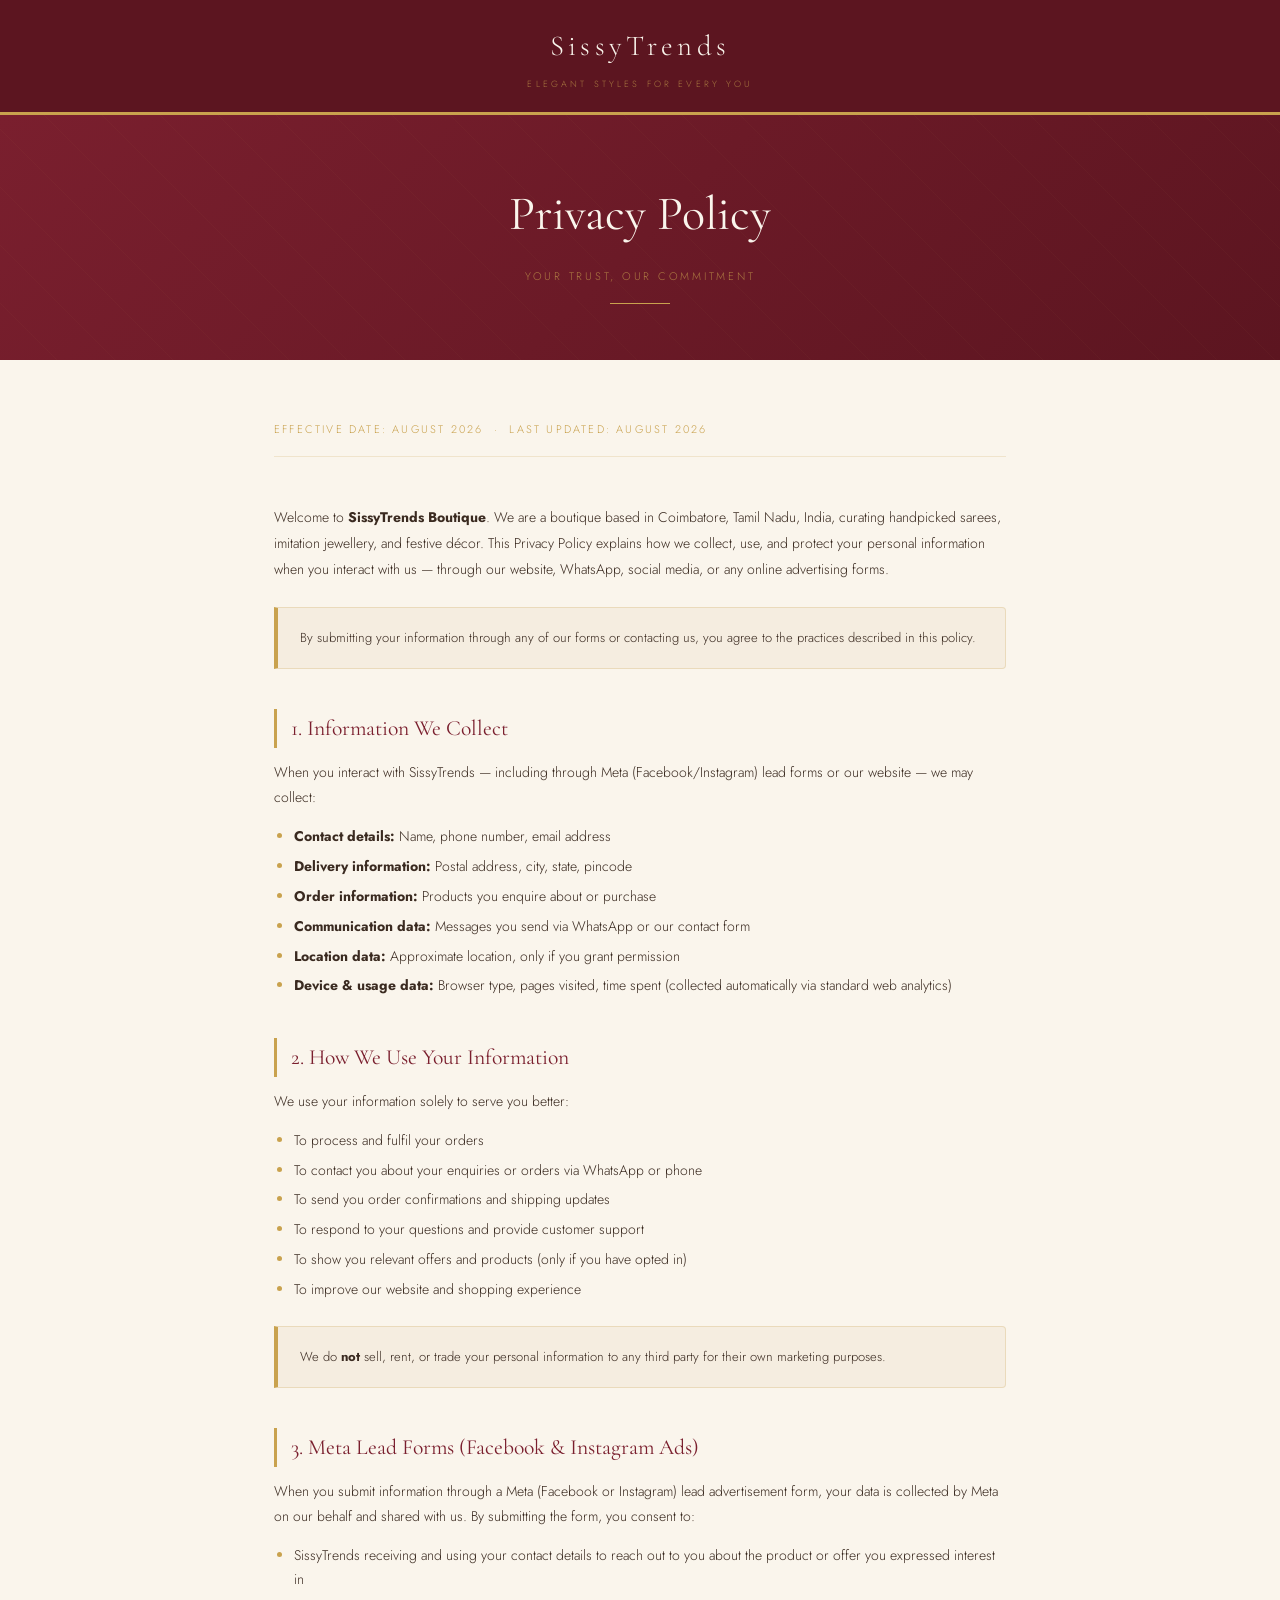
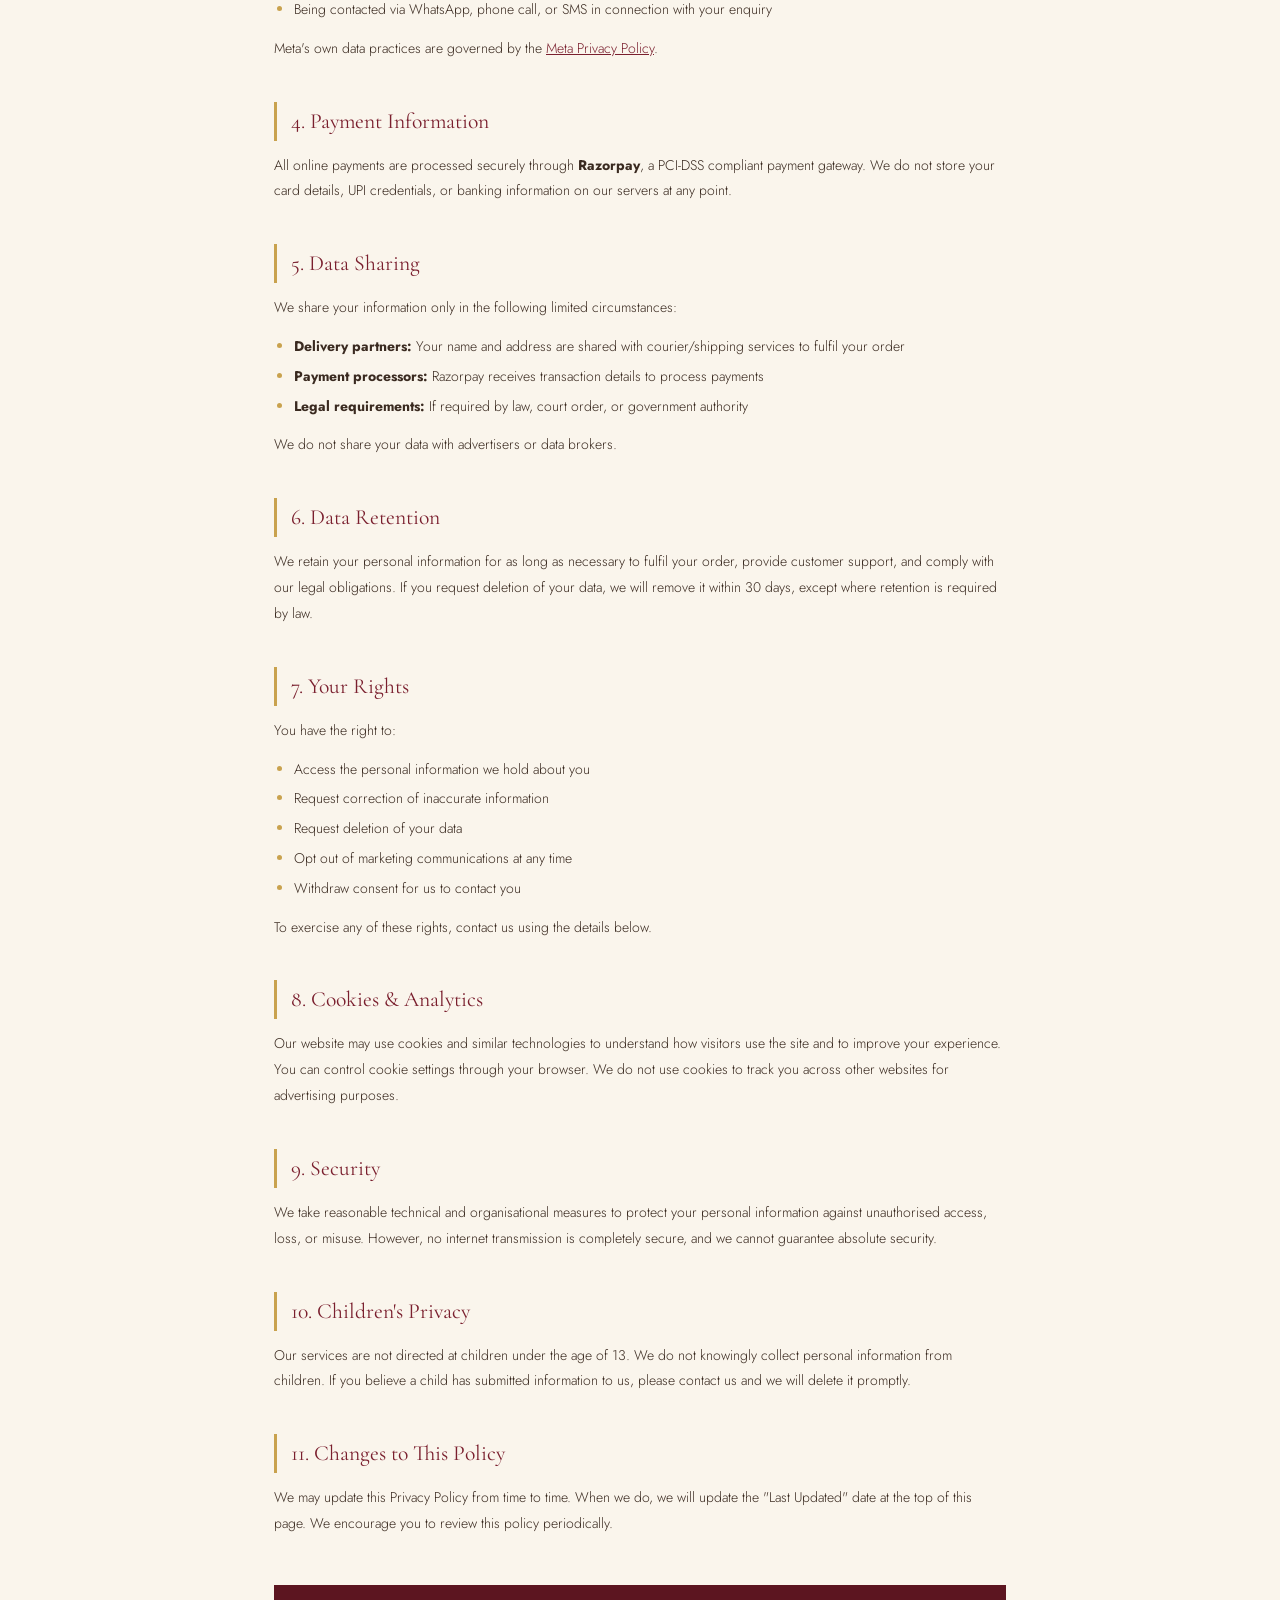
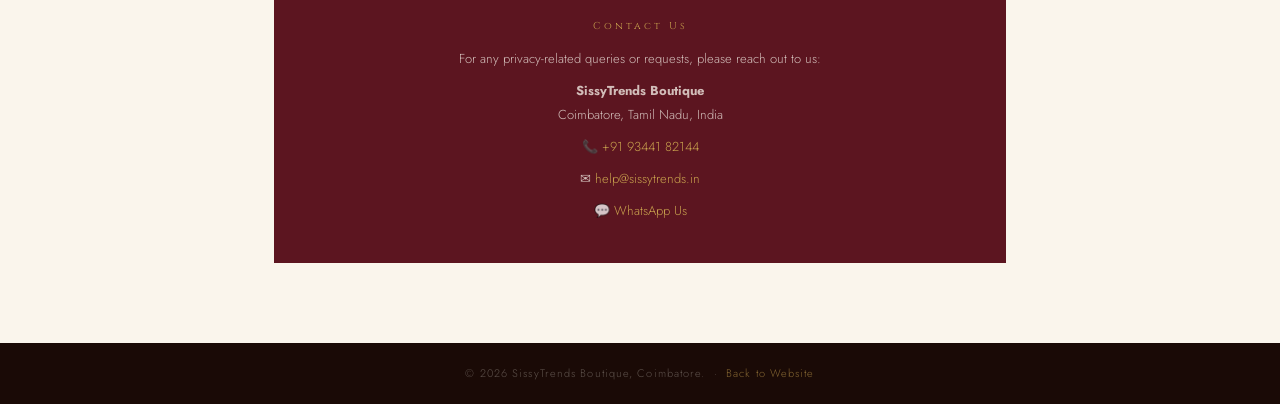
<file: privacy-policy.html>
<!DOCTYPE html>
<html lang="en">
<head>
  <meta charset="UTF-8"/>
  <meta name="viewport" content="width=device-width, initial-scale=1.0"/>
  <title>Privacy Policy — SissyTrends Boutique</title>
  <link href="https://fonts.googleapis.com/css2?family=Cormorant+Garamond:ital,wght@0,300;0,400;0,600;1,300;1,400&family=Jost:wght@300;400;500&family=Cinzel:wght@400;500&display=swap" rel="stylesheet"/>
  <style>
    :root {
      --maroon: #7a1f2e;
      --maroon-deep: #5c1520;
      --gold: #c9a24e;
      --parchment: #faf5ec;
      --cream: #f5ede0;
      --taupe: #8c7b6b;
      --dark: #1a0a06;
    }
    * { margin: 0; padding: 0; box-sizing: border-box; }
    body {
      background: var(--parchment);
      color: var(--dark);
      font-family: 'Jost', sans-serif;
      font-weight: 300;
      line-height: 1.8;
    }

    /* ── Header ── */
    header {
      background: var(--maroon-deep);
      padding: 20px 0;
      text-align: center;
      border-bottom: 3px solid var(--gold);
    }
    header .brand {
      font-family: 'Cormorant Garamond', serif;
      font-size: 1.8rem;
      color: var(--parchment);
      letter-spacing: .15em;
    }
    header .tagline {
      font-family: 'Jost', sans-serif;
      font-size: 9px;
      letter-spacing: .35em;
      color: rgba(201,162,78,.7);
      text-transform: uppercase;
      margin-top: 4px;
    }

    /* ── Hero band ── */
    .hero-band {
      background: linear-gradient(135deg, var(--maroon) 0%, var(--maroon-deep) 100%);
      padding: 56px 24px;
      text-align: center;
      position: relative;
      overflow: hidden;
    }
    .hero-band::before {
      content: '';
      position: absolute;
      inset: 0;
      background: repeating-linear-gradient(45deg, transparent, transparent 40px, rgba(201,162,78,.03) 40px, rgba(201,162,78,.03) 41px);
    }
    .hero-band h1 {
      font-family: 'Cormorant Garamond', serif;
      font-size: clamp(2rem, 5vw, 3rem);
      font-weight: 400;
      color: var(--parchment);
      position: relative;
    }
    .hero-band .sub {
      font-family: 'Jost', sans-serif;
      font-size: 11px;
      letter-spacing: .25em;
      color: rgba(201,162,78,.7);
      text-transform: uppercase;
      margin-top: 10px;
      position: relative;
    }
    .gold-line {
      width: 60px;
      height: 1px;
      background: var(--gold);
      margin: 16px auto 0;
      position: relative;
    }

    /* ── Content ── */
    .container {
      max-width: 780px;
      margin: 0 auto;
      padding: 60px 24px 80px;
    }
    .effective {
      font-size: 11px;
      letter-spacing: .2em;
      color: var(--gold);
      text-transform: uppercase;
      margin-bottom: 48px;
      padding-bottom: 16px;
      border-bottom: 1px solid rgba(201,162,78,.2);
    }

    h2 {
      font-family: 'Cormorant Garamond', serif;
      font-size: 1.35rem;
      font-weight: 400;
      color: var(--maroon);
      margin: 40px 0 12px;
      padding-left: 14px;
      border-left: 3px solid var(--gold);
    }
    p {
      font-size: 14px;
      color: #3a2a20;
      margin-bottom: 14px;
      line-height: 1.85;
    }
    ul {
      padding-left: 20px;
      margin-bottom: 14px;
    }
    ul li {
      font-size: 14px;
      color: #3a2a20;
      margin-bottom: 6px;
      line-height: 1.7;
    }
    ul li::marker { color: var(--gold); }

    .highlight-box {
      background: var(--cream);
      border: 1px solid rgba(201,162,78,.25);
      border-left: 4px solid var(--gold);
      padding: 18px 22px;
      margin: 24px 0;
      border-radius: 0 4px 4px 0;
    }
    .highlight-box p { margin: 0; font-size: 13px; }

    .contact-block {
      background: var(--maroon-deep);
      color: var(--parchment);
      padding: 32px;
      margin-top: 48px;
      text-align: center;
    }
    .contact-block .title {
      font-family: 'Cinzel', serif;
      font-size: 10px;
      letter-spacing: .3em;
      color: var(--gold);
      margin-bottom: 12px;
    }
    .contact-block p { color: rgba(250,245,236,.75); font-size: 13px; margin-bottom: 8px; }
    .contact-block a { color: var(--gold); text-decoration: none; }
    .contact-block a:hover { text-decoration: underline; }

    /* ── Footer ── */
    footer {
      background: var(--dark);
      text-align: center;
      padding: 20px;
    }
    footer p {
      font-size: 11px;
      color: rgba(250,245,236,.3);
      letter-spacing: .1em;
      margin: 0;
    }
    footer a { color: rgba(201,162,78,.6); text-decoration: none; }
  </style>
</head>
<body>

<header>
  <div class="brand">SissyTrends</div>
  <div class="tagline">Elegant Styles for Every You</div>
</header>

<div class="hero-band">
  <h1>Privacy Policy</h1>
  <div class="sub">Your trust, our commitment</div>
  <div class="gold-line"></div>
</div>

<div class="container">

  <div class="effective">Effective Date: August 2026 &nbsp;·&nbsp; Last Updated: August 2026</div>

  <p>Welcome to <strong>SissyTrends Boutique</strong>. We are a boutique based in Coimbatore, Tamil Nadu, India, curating handpicked sarees, imitation jewellery, and festive décor. This Privacy Policy explains how we collect, use, and protect your personal information when you interact with us — through our website, WhatsApp, social media, or any online advertising forms.</p>

  <div class="highlight-box">
    <p>By submitting your information through any of our forms or contacting us, you agree to the practices described in this policy.</p>
  </div>

  <h2>1. Information We Collect</h2>
  <p>When you interact with SissyTrends — including through Meta (Facebook/Instagram) lead forms or our website — we may collect:</p>
  <ul>
    <li><strong>Contact details:</strong> Name, phone number, email address</li>
    <li><strong>Delivery information:</strong> Postal address, city, state, pincode</li>
    <li><strong>Order information:</strong> Products you enquire about or purchase</li>
    <li><strong>Communication data:</strong> Messages you send via WhatsApp or our contact form</li>
    <li><strong>Location data:</strong> Approximate location, only if you grant permission</li>
    <li><strong>Device &amp; usage data:</strong> Browser type, pages visited, time spent (collected automatically via standard web analytics)</li>
  </ul>

  <h2>2. How We Use Your Information</h2>
  <p>We use your information solely to serve you better:</p>
  <ul>
    <li>To process and fulfil your orders</li>
    <li>To contact you about your enquiries or orders via WhatsApp or phone</li>
    <li>To send you order confirmations and shipping updates</li>
    <li>To respond to your questions and provide customer support</li>
    <li>To show you relevant offers and products (only if you have opted in)</li>
    <li>To improve our website and shopping experience</li>
  </ul>

  <div class="highlight-box">
    <p>We do <strong>not</strong> sell, rent, or trade your personal information to any third party for their own marketing purposes.</p>
  </div>

  <h2>3. Meta Lead Forms (Facebook &amp; Instagram Ads)</h2>
  <p>When you submit information through a Meta (Facebook or Instagram) lead advertisement form, your data is collected by Meta on our behalf and shared with us. By submitting the form, you consent to:</p>
  <ul>
    <li>SissyTrends receiving and using your contact details to reach out to you about the product or offer you expressed interest in</li>
    <li>Being contacted via WhatsApp, phone call, or SMS in connection with your enquiry</li>
  </ul>
  <p>Meta's own data practices are governed by the <a href="https://www.facebook.com/privacy/policy/" target="_blank" style="color:var(--maroon)">Meta Privacy Policy</a>.</p>

  <h2>4. Payment Information</h2>
  <p>All online payments are processed securely through <strong>Razorpay</strong>, a PCI-DSS compliant payment gateway. We do not store your card details, UPI credentials, or banking information on our servers at any point.</p>

  <h2>5. Data Sharing</h2>
  <p>We share your information only in the following limited circumstances:</p>
  <ul>
    <li><strong>Delivery partners:</strong> Your name and address are shared with courier/shipping services to fulfil your order</li>
    <li><strong>Payment processors:</strong> Razorpay receives transaction details to process payments</li>
    <li><strong>Legal requirements:</strong> If required by law, court order, or government authority</li>
  </ul>
  <p>We do not share your data with advertisers or data brokers.</p>

  <h2>6. Data Retention</h2>
  <p>We retain your personal information for as long as necessary to fulfil your order, provide customer support, and comply with our legal obligations. If you request deletion of your data, we will remove it within 30 days, except where retention is required by law.</p>

  <h2>7. Your Rights</h2>
  <p>You have the right to:</p>
  <ul>
    <li>Access the personal information we hold about you</li>
    <li>Request correction of inaccurate information</li>
    <li>Request deletion of your data</li>
    <li>Opt out of marketing communications at any time</li>
    <li>Withdraw consent for us to contact you</li>
  </ul>
  <p>To exercise any of these rights, contact us using the details below.</p>

  <h2>8. Cookies &amp; Analytics</h2>
  <p>Our website may use cookies and similar technologies to understand how visitors use the site and to improve your experience. You can control cookie settings through your browser. We do not use cookies to track you across other websites for advertising purposes.</p>

  <h2>9. Security</h2>
  <p>We take reasonable technical and organisational measures to protect your personal information against unauthorised access, loss, or misuse. However, no internet transmission is completely secure, and we cannot guarantee absolute security.</p>

  <h2>10. Children's Privacy</h2>
  <p>Our services are not directed at children under the age of 13. We do not knowingly collect personal information from children. If you believe a child has submitted information to us, please contact us and we will delete it promptly.</p>

  <h2>11. Changes to This Policy</h2>
  <p>We may update this Privacy Policy from time to time. When we do, we will update the "Last Updated" date at the top of this page. We encourage you to review this policy periodically.</p>

  <div class="contact-block">
    <div class="title">Contact Us</div>
    <p>For any privacy-related queries or requests, please reach out to us:</p>
    <p><strong>SissyTrends Boutique</strong><br/>Coimbatore, Tamil Nadu, India</p>
    <p>📞 <a href="tel:+919344182144">+91 93441 82144</a></p>
    <p>✉ <a href="mailto:help@sissytrends.in">help@sissytrends.in</a></p>
    <p>💬 <a href="https://wa.me/919344182144" target="_blank">WhatsApp Us</a></p>
  </div>

</div>

<footer>
  <p>© 2026 SissyTrends Boutique, Coimbatore. &nbsp;·&nbsp; <a href="/">Back to Website</a></p>
</footer>

</body>
</html>
</file>
